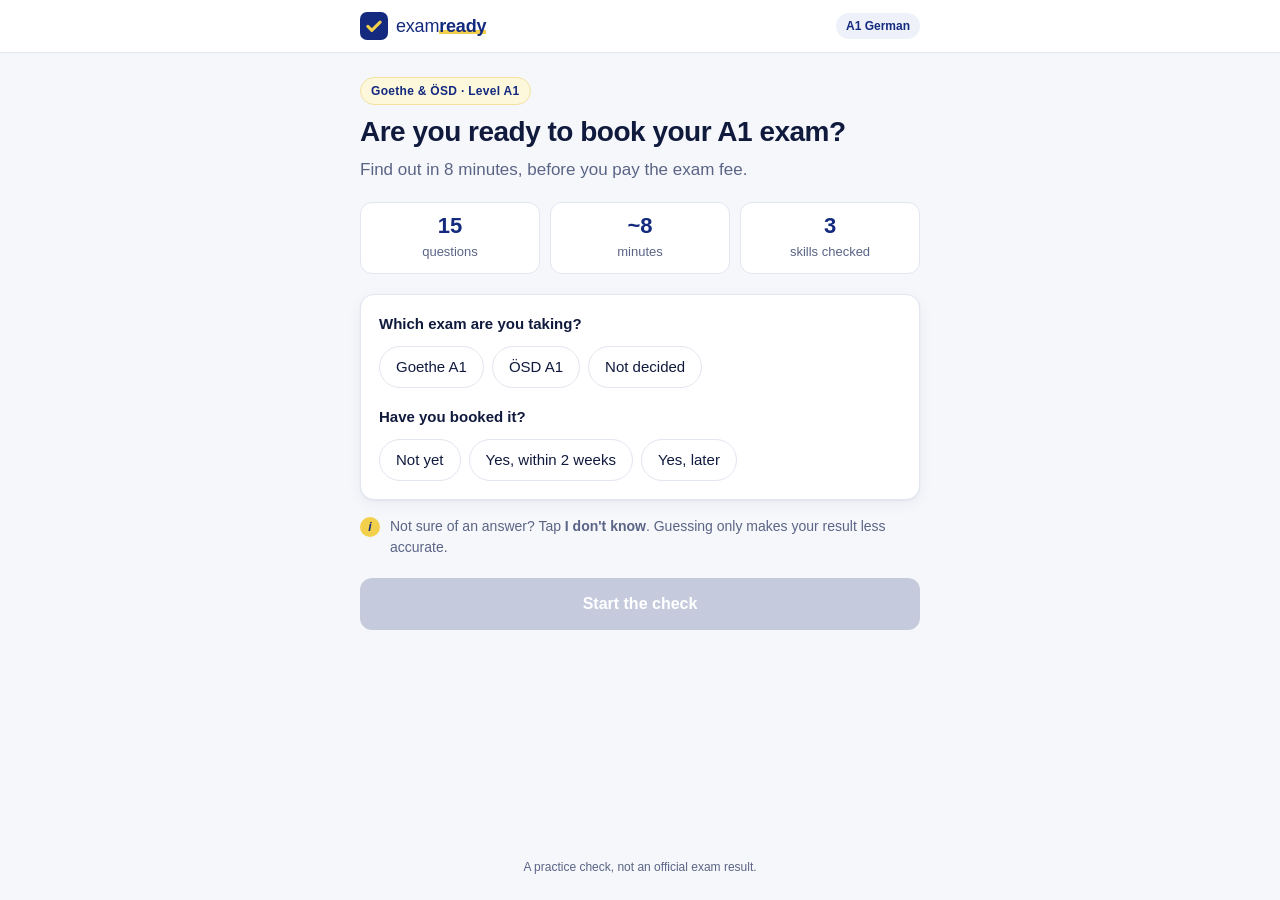
<file: index.html>
<!DOCTYPE html>
<html lang="en">
<head>
  <meta charset="UTF-8">
  <meta name="viewport" content="width=device-width, initial-scale=1">
  <title>Am I exam-ready? · A1 German readiness check</title>
  <meta name="description" content="A free 8-minute check that tells A1 German learners if they are ready to book their Goethe or ÖSD exam.">
  <meta name="theme-color" content="#142A7E">
  <link rel="icon" href="data:image/svg+xml,<svg xmlns='http://www.w3.org/2000/svg' viewBox='0 0 32 32'><rect width='32' height='32' rx='8' fill='%23142A7E'/><path d='M9 16.5l4.5 4.5L23 11.5' stroke='%23F2D04B' stroke-width='3.5' fill='none' stroke-linecap='round' stroke-linejoin='round'/></svg>">
  <link rel="stylesheet" href="style.css">
</head>
<body>
  <header class="topbar">
    <div class="topbar-inner">
      <span class="logo">
        <span class="logo-mark" aria-hidden="true">
          <svg viewBox="0 0 32 32"><rect width="32" height="32" rx="8" fill="#142A7E"/><path d="M9 16.5l4.5 4.5L23 11.5" stroke="#F2D04B" stroke-width="3.5" fill="none" stroke-linecap="round" stroke-linejoin="round"/></svg>
        </span>
        <span class="logo-text">exam<b>ready</b></span>
      </span>
      <span class="topbar-tag">A1 German</span>
    </div>
  </header>

  <main id="app" class="container" aria-live="polite"></main>

  <footer class="footer">
    A practice check, not an official exam result.
  </footer>

  <!-- Order matters: content → rules → screens -->
  <script src="questions.js"></script>
  <script src="scoring.js"></script>
  <script src="app.js"></script>
</body>
</html>
</file>
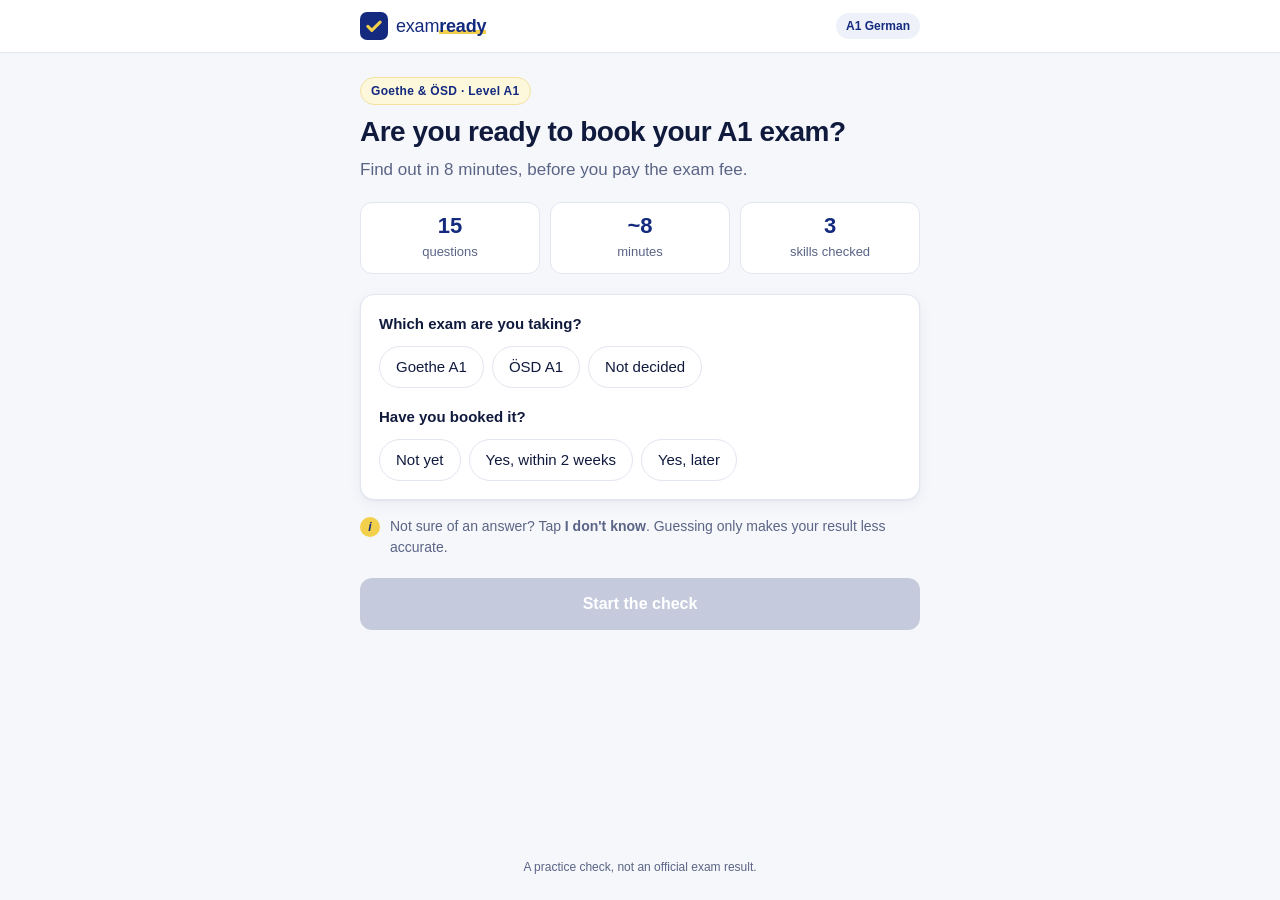
<file: demo-frame.html>
<!DOCTYPE html>
<html lang="en">
<head>
  <meta charset="UTF-8">
  <meta name="viewport" content="width=device-width, initial-scale=1">
  <title>Demo frame</title>
  <meta name="description" content="A free 8-minute check that tells A1 German learners if they are ready to book their Goethe or ÖSD exam.">
  <meta name="theme-color" content="#142A7E">
  <link rel="icon" href="data:image/svg+xml,<svg xmlns='http://www.w3.org/2000/svg' viewBox='0 0 32 32'><rect width='32' height='32' rx='8' fill='%23142A7E'/><path d='M9 16.5l4.5 4.5L23 11.5' stroke='%23F2D04B' stroke-width='3.5' fill='none' stroke-linecap='round' stroke-linejoin='round'/></svg>">
  <link rel="stylesheet" href="style.css">
</head>
<body class="is-demo">
  <header class="topbar">
    <div class="topbar-inner">
      <span class="logo">
        <span class="logo-mark" aria-hidden="true">
          <svg viewBox="0 0 32 32"><rect width="32" height="32" rx="8" fill="#142A7E"/><path d="M9 16.5l4.5 4.5L23 11.5" stroke="#F2D04B" stroke-width="3.5" fill="none" stroke-linecap="round" stroke-linejoin="round"/></svg>
        </span>
        <span class="logo-text">exam<b>ready</b></span>
      </span>
      <span class="topbar-tag">A1 German</span>
    </div>
  </header>

  <main id="app" class="container" aria-live="polite"></main>

  <footer class="footer">
    A practice check, not an official exam result.
  </footer>

  <!-- Order matters: content → rules → screens -->
  <script src="questions.js"></script>
  <script src="scoring.js"></script>
  <script src="app.js"></script>
  <script src="demo-driver.js"></script>
</body>
</html>
</file>
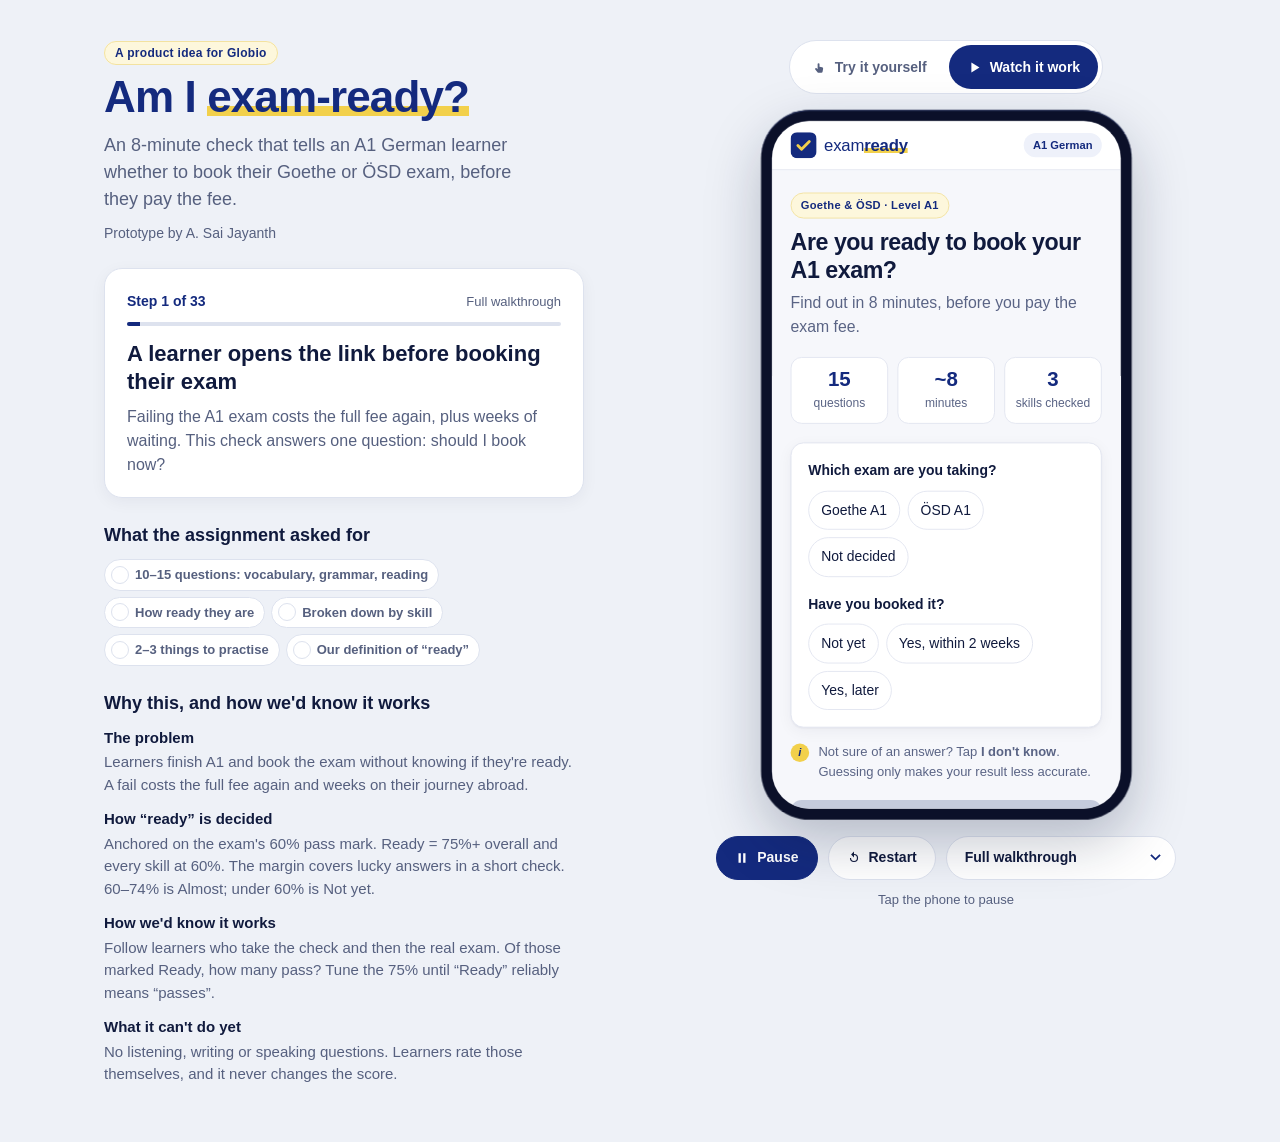
<file: demo.html>
<!DOCTYPE html>
<html lang="en">
<head>
  <meta charset="UTF-8">
  <meta name="viewport" content="width=device-width, initial-scale=1">
  <title>Am I exam-ready? · Working prototype</title>
  <link rel="icon" href="data:image/svg+xml,<svg xmlns='http://www.w3.org/2000/svg' viewBox='0 0 32 32'><rect width='32' height='32' rx='8' fill='%23142A7E'/><path d='M9 16.5l4.5 4.5L23 11.5' stroke='%23F2D04B' stroke-width='3.5' fill='none' stroke-linecap='round' stroke-linejoin='round'/></svg>">
  <style>
    :root {
      --brand: #142A7E; --brand-hover: #1D3A9F; --brand-soft: #EEF1FA;
      --accent: #F2D04B; --accent-soft: #FDF7DC;
      --ink: #101A3D; --muted: #56607F; --line: #DDE2EE; --bg: #EEF1F7; --panel: #FFFFFF;
      --ok: #17845A; --ok-soft: #E5F4EC;
      --s: 1; /* phone scale, set by script to fit the screen */
      --font: -apple-system, BlinkMacSystemFont, "Segoe UI", Roboto, "Helvetica Neue", Arial, sans-serif;
    }
    * { box-sizing: border-box; }
    body { margin: 0; background: var(--bg); color: var(--ink); font-family: var(--font); font-size: 16px; line-height: 1.5; }
    button, select { font: inherit; color: inherit; }
    :focus-visible { outline: 3px solid var(--accent); outline-offset: 2px; }

    .page {
      max-width: 1120px; margin: 0 auto; padding: 40px 24px 56px;
      display: grid; grid-template-columns: minmax(0, 1fr) auto; gap: 56px; align-items: start;
    }

    /* ---------- left: the story ---------- */
    .story { display: flex; flex-direction: column; gap: 24px; max-width: 480px; position: sticky; top: 24px; }
    .eyebrow {
      align-self: flex-start; font-size: 12px; font-weight: 700; letter-spacing: .3px; color: var(--brand);
      background: var(--accent-soft); border: 1px solid #F3E2A0; padding: 4px 10px; border-radius: 99px;
    }
    .title { font-size: 44px; line-height: 1.05; font-weight: 750; margin: 10px 0 0; letter-spacing: -.02em; color: var(--brand); }
    .title span { background: linear-gradient(transparent 70%, var(--accent) 70%, var(--accent) 90%, transparent 90%); }
    .lede { margin: 12px 0 0; font-size: 18px; color: var(--muted); max-width: 42ch; }
    .byline { margin: 10px 0 0; font-size: 14px; color: var(--muted); }

    .caption {
      background: var(--panel); border: 1px solid var(--line); border-radius: 18px; padding: 22px 22px 20px;
      display: flex; flex-direction: column; gap: 10px; min-height: 220px;
      box-shadow: 0 4px 16px rgba(16, 26, 61, .05);
    }
    .capTop { display: flex; justify-content: space-between; align-items: center; gap: 12px; }
    .capStep { font-size: 14px; font-weight: 700; color: var(--brand); }
    .capDemo { font-size: 13px; color: var(--muted); white-space: nowrap; overflow: hidden; text-overflow: ellipsis; }
    .capBar { height: 4px; background: var(--line); border-radius: 99px; overflow: hidden; }
    .capBar span { display: block; height: 100%; width: 0; background: var(--brand); transition: width .4s ease; }
    .capTitle { font-size: 22px; font-weight: 700; line-height: 1.25; margin: 4px 0 0; }
    .capBody { margin: 0; font-size: 16px; color: var(--muted); }

    .asks h2, .why h2 { font-size: 18px; font-weight: 700; margin: 0 0 10px; }
    .asks ul { list-style: none; margin: 0; padding: 0; display: flex; flex-wrap: wrap; gap: 6px; }
    .asks li {
      display: inline-flex; align-items: center; gap: 6px; font-size: 13px; font-weight: 600;
      padding: 5px 10px 5px 6px; border-radius: 99px; background: var(--panel); border: 1px solid var(--line); color: var(--muted);
      transition: .25s;
    }
    .asks li i {
      width: 18px; height: 18px; border-radius: 50%; border: 1.5px solid var(--line);
      display: grid; place-items: center; font-style: normal; font-size: 11px; font-weight: 800; color: transparent;
    }
    .asks li.is-shown { background: var(--ok-soft); border-color: #BFE3CF; color: var(--ok); }
    .asks li.is-shown i { background: var(--ok); border-color: var(--ok); color: #fff; }

    .why dl { margin: 0; display: grid; gap: 12px; }
    .why dt { font-weight: 700; font-size: 15px; }
    .why dd { margin: 2px 0 0; color: var(--muted); font-size: 15px; }

    /* ---------- right: the stage ---------- */
    .stage { display: flex; flex-direction: column; align-items: center; gap: 16px; width: 460px; }
    .toggle { display: flex; gap: 4px; padding: 4px; border-radius: 999px; background: var(--panel); border: 1px solid var(--line); }
    .toggle button {
      border: 0; background: transparent; color: var(--muted); font-size: 14px; font-weight: 700;
      padding: 10px 18px; border-radius: 999px; cursor: pointer; min-height: 44px;
      display: inline-flex; align-items: center; gap: 8px;
    }
    .toggle button svg { width: 15px; height: 15px; fill: currentColor; }
    .toggle button[aria-pressed="true"] { background: var(--brand); color: #fff; }

    .phone-slot { width: calc(399px * var(--s)); height: calc(764px * var(--s)); }
    .phone {
      position: relative; width: 399px; height: 764px; transform: scale(var(--s)); transform-origin: top left;
      background: #0B1029; border-radius: 52px; padding: 12px;
      box-shadow: 0 1px 0 #2A3560 inset, 0 24px 60px rgba(16, 26, 61, .25);
    }
    .phone iframe {
      position: absolute; left: 12px; top: 12px; width: 375px; height: 740px;
      border: 0; border-radius: 40px; background: #F6F7FB;
    }
    .phone iframe[hidden] { display: block; visibility: hidden; }
    .cover {
      position: absolute; inset: 12px; border-radius: 40px; border: 0; background: transparent;
      cursor: pointer; z-index: 4; display: grid; place-items: center;
    }
    .cover[hidden] { display: none; }
    .cover-icon {
      width: 84px; height: 84px; border-radius: 50%; background: rgba(16, 26, 61, .8);
      display: grid; place-items: center; opacity: 0; transform: scale(.85); transition: .2s;
    }
    .cover-icon svg { width: 34px; height: 34px; fill: #fff; }
    .cover.show-icon .cover-icon { opacity: 1; transform: none; }

    .controls { display: flex; gap: 10px; align-items: center; flex-wrap: wrap; justify-content: center; }
    .ctrl {
      min-height: 44px; padding: 0 18px; border-radius: 999px; border: 1px solid var(--line); background: var(--panel);
      color: var(--ink); font-size: 14px; font-weight: 700; cursor: pointer; display: inline-flex; align-items: center; gap: 8px;
    }
    .ctrl svg { width: 14px; height: 14px; fill: currentColor; }
    .ctrl:hover { border-color: var(--brand); }
    .ctrl.primary { background: var(--brand); border-color: var(--brand); color: #fff; }
    .ctrl.primary:hover { background: var(--brand-hover); }
    .ctrl[hidden], .controls[hidden] { display: none; }
    select.ctrl {
      appearance: none; -webkit-appearance: none; padding-right: 36px; max-width: 230px;
      background-image: url("data:image/svg+xml,<svg xmlns='http://www.w3.org/2000/svg' viewBox='0 0 12 8'><path d='M1 1l5 5 5-5' stroke='%23142A7E' stroke-width='2' fill='none'/></svg>");
      background-repeat: no-repeat; background-position: right 14px center; background-size: 11px;
    }
    .hint { font-size: 13px; color: var(--muted); margin: -6px 0 0; text-align: center; }

    @media (max-width: 900px) {
      .page { grid-template-columns: minmax(0, 1fr); gap: 28px; padding: 24px 16px 48px; }
      .stage { order: 1; width: auto; }
      .story { order: 2; position: static; max-width: none; }
      .title { font-size: 34px; }
    }
    @media (prefers-reduced-motion: reduce) { * { animation: none !important; transition: none !important; } }
  </style>
</head>
<body>
<main class="page">
  <!-- LEFT: what it is, what's happening now, and why -->
  <section class="story">
    <header>
      <span class="eyebrow">A product idea for Globio</span>
      <h1 class="title">Am I <span>exam-ready?</span></h1>
      <p class="lede">An 8-minute check that tells an A1 German learner whether to book their Goethe or ÖSD exam, before they pay the fee.</p>
      <p class="byline">Prototype by A. Sai Jayanth</p>
    </header>

    <div class="caption" aria-live="polite">
      <div class="capTop">
        <span class="capStep" id="cap-step">Loading…</span>
        <span class="capDemo" id="cap-demo"></span>
      </div>
      <div class="capBar"><span id="cap-bar"></span></div>
      <h2 class="capTitle" id="cap-title"></h2>
      <p class="capBody" id="cap-body"></p>
    </div>

    <div class="asks">
      <h2>What the assignment asked for</h2>
      <ul id="asks"></ul>
    </div>

    <div class="why">
      <h2>Why this, and how we'd know it works</h2>
      <dl>
        <div><dt>The problem</dt><dd>Learners finish A1 and book the exam without knowing if they're ready. A fail costs the full fee again and weeks on their journey abroad.</dd></div>
        <div><dt>How “ready” is decided</dt><dd>Anchored on the exam's 60% pass mark. Ready = 75%+ overall and every skill at 60%. The margin covers lucky answers in a short check. 60–74% is Almost; under 60% is Not yet.</dd></div>
        <div><dt>How we'd know it works</dt><dd>Follow learners who take the check and then the real exam. Of those marked Ready, how many pass? Tune the 75% until “Ready” reliably means “passes”.</dd></div>
        <div><dt>What it can't do yet</dt><dd>No listening, writing or speaking questions. Learners rate those themselves, and it never changes the score.</dd></div>
      </dl>
    </div>
  </section>

  <!-- RIGHT: one phone, two modes -->
  <section class="stage">
    <div class="toggle" role="group" aria-label="Prototype mode">
      <button type="button" id="mode-try" aria-pressed="false">
        <svg viewBox="0 0 24 24"><path d="M9 11.2V6.5a1.5 1.5 0 0 1 3 0v4.2l4.2.8a2 2 0 0 1 1.6 2.3l-.9 5A2 2 0 0 1 15 20.5h-4.6a2 2 0 0 1-1.6-.8L5.2 15a1.5 1.5 0 0 1 2.3-1.9L9 14.6z"/></svg>
        Try it yourself
      </button>
      <button type="button" id="mode-watch" aria-pressed="true">
        <svg viewBox="0 0 24 24"><path d="M7 4v16l13-8z"/></svg>
        Watch it work
      </button>
    </div>

    <div class="phone-slot">
      <div class="phone">
        <iframe id="proto" src="index.html" title="Working prototype: try it yourself" hidden></iframe>
        <iframe id="demo" src="demo-frame.html" title="Demo: watch it work" tabindex="-1"></iframe>
        <button type="button" class="cover" id="cover" aria-label="Pause or resume the demo">
          <span class="cover-icon" id="cover-icon"></span>
        </button>
      </div>
    </div>

    <div class="controls" id="watch-controls">
      <button type="button" class="ctrl primary" id="play-btn"></button>
      <button type="button" class="ctrl" id="restart-btn">
        <svg viewBox="0 0 24 24"><path d="M12 5V1L7 6l5 5V7a5 5 0 1 1-5 5H5a7 7 0 1 0 7-7z"/></svg>Restart
      </button>
      <select class="ctrl" id="demo-select" aria-label="Choose a demo">
        <option value="full">Full walkthrough</option>
        <option value="start">1 · Pick exam and booking</option>
        <option value="quiz">2 · Answer the 15 questions</option>
        <option value="self">3 · Self-check</option>
        <option value="ready">4 · Result: Ready to book</option>
        <option value="almost">5 · Result: Almost there</option>
        <option value="notyet">6 · Result: Not ready yet</option>
        <option value="review">7 · Review and retake</option>
      </select>
    </div>
    <div class="controls" id="try-controls" hidden>
      <button type="button" class="ctrl" id="reset-btn">
        <svg viewBox="0 0 24 24"><path d="M12 5V1L7 6l5 5V7a5 5 0 1 1-5 5H5a7 7 0 1 0 7-7z"/></svg>Start over
      </button>
    </div>
    <p class="hint" id="stage-hint">Tap the phone to pause</p>
  </section>
</main>

<script>
  const ASKS = [
    { key: "questions", text: "10–15 questions: vocabulary, grammar, reading" },
    { key: "ready",     text: "How ready they are" },
    { key: "skills",    text: "Broken down by skill" },
    { key: "practice",  text: "2–3 things to practise" },
    { key: "logic",     text: "Our definition of “ready”" }
  ];
  const ICONS = {
    pause:  '<svg viewBox="0 0 24 24"><path d="M6 4h4v16H6zM14 4h4v16h-4z"/></svg>',
    play:   '<svg viewBox="0 0 24 24"><path d="M7 4v16l13-8z"/></svg>',
    replay: '<svg viewBox="0 0 24 24"><path d="M12 5V1L7 6l5 5V7a5 5 0 1 1-5 5H5a7 7 0 1 0 7-7z"/></svg>'
  };

  const $ = id => document.getElementById(id);
  const select = $("demo-select");
  const demoFrame = $("demo");
  let mode = "watch";
  let status = "loading";
  let total = 0;
  let shown = new Set();

  function send(type, extra) {
    demoFrame.contentWindow.postMessage(Object.assign({ target: "examready-demo", type }, extra), "*");
  }
  function play() { send("play", { name: select.value }); }

  /* ---------- caption card ---------- */
  function setCaption(stepText, title, body, progress) {
    $("cap-step").textContent = stepText;
    $("cap-title").textContent = title;
    $("cap-body").textContent = body;
    $("cap-bar").style.width = (progress * 100) + "%";
  }

  function renderAsks() {
    $("asks").innerHTML = ASKS.map(a =>
      `<li class="${shown.has(a.key) ? "is-shown" : ""}"><i>✓</i>${a.text}</li>`).join("");
  }

  /* ---------- play / pause ---------- */
  function setStatus(next) {
    status = next;
    const [icon, label] = { playing: ["pause", "Pause"], paused: ["play", "Play"], ended: ["replay", "Replay"], loading: ["play", "Loading…"] }[next];
    $("play-btn").innerHTML = ICONS[icon] + label;
    $("cover-icon").innerHTML = ICONS[icon];
    $("cover").classList.toggle("show-icon", next !== "playing");
    if (next === "ended" && mode === "watch") {
      setCaption("Done", "That's the whole flow", "Press Replay, choose another demo from the menu, or switch to “Try it yourself”.", 1);
    }
  }

  function toggle() {
    if (status === "playing") send("pause");
    else if (status === "paused") send("resume");
    else if (status === "ended") play();
  }

  /* ---------- the two modes ---------- */
  function setMode(next) {
    if (next === mode) return;
    mode = next;
    const watching = mode === "watch";
    $("mode-watch").setAttribute("aria-pressed", watching);
    $("mode-try").setAttribute("aria-pressed", !watching);
    $("demo").hidden = !watching;
    $("cover").hidden = !watching;
    $("proto").hidden = watching;
    $("watch-controls").hidden = !watching;
    $("try-controls").hidden = watching;
    $("stage-hint").textContent = watching ? "Tap the phone to pause" : "It's the real app. Tap anything.";
    $("cap-demo").textContent = watching ? select.options[select.selectedIndex].text : "";
    if (watching) {
      if (status === "paused") send("resume"); else if (status === "ended") play();
    } else {
      if (status === "playing") send("pause");
      setCaption("Your turn", "Try it yourself",
        "This is the working app. Take the check as a learner would: pick your exam, answer the 15 questions, and see your result.", 0);
    }
  }

  /* ---------- messages from the demo ---------- */
  window.addEventListener("message", event => {
    const msg = event.data || {};
    if (msg.source !== "examready-demo") return;
    if (msg.type === "ready") play();
    if (msg.type === "chapters") {
      total = msg.chapters.length; shown = new Set();
      $("cap-demo").textContent = select.options[select.selectedIndex].text;
      renderAsks();
    }
    if (msg.type === "step" && mode === "watch") {
      if (msg.covers) shown.add(msg.covers);
      setCaption(`Step ${msg.index + 1} of ${total}`, msg.say, msg.why, (msg.index + 1) / total);
      renderAsks();
    } else if (msg.type === "step" && msg.covers) {
      shown.add(msg.covers);
    }
    if (msg.type === "status") setStatus(msg.status);
  });

  $("mode-watch").addEventListener("click", () => setMode("watch"));
  $("mode-try").addEventListener("click", () => setMode("try"));
  $("play-btn").addEventListener("click", toggle);
  $("cover").addEventListener("click", toggle);
  $("restart-btn").addEventListener("click", play);
  select.addEventListener("change", play);
  $("reset-btn").addEventListener("click", () => { $("proto").src = $("proto").src; });
  document.addEventListener("keydown", e => {
    if (e.code === "Space" && mode === "watch" && e.target === document.body) { e.preventDefault(); toggle(); }
  });

  // Backup start, in case the demo loaded before this script was listening
  demoFrame.addEventListener("load", () => { if (status === "loading") play(); });

  // Fit the phone on screen
  function fit() {
    const narrow = window.innerWidth <= 900;
    const byHeight = (window.innerHeight - (narrow ? 150 : 190)) / 764;
    const byWidth = (window.innerWidth - 32) / 399;
    const s = narrow ? Math.min(1, byWidth, Math.max(byHeight, .6)) : Math.min(1, byHeight);
    document.documentElement.style.setProperty("--s", Math.max(.55, s).toFixed(3));
  }
  window.addEventListener("resize", fit);
  fit();
  renderAsks();
  setStatus("loading");
</script>
</body>
</html>
</file>
<file: style.css>
/* style.css — Globio-aligned: deep navy blue + warm yellow, clean and light. */

:root {
  --brand: #142A7E;
  --brand-hover: #1D3A9F;
  --brand-soft: #EEF1FA;
  --accent: #F2D04B;
  --accent-soft: #FDF7DC;

  --ink: #101A3D;
  --muted: #5A6485;
  --line: #E2E6F0;
  --bg: #F6F7FB;
  --card: #FFFFFF;

  --ok: #17845A;   --ok-soft: #E5F4EC;
  --warn: #B26B00; --warn-soft: #FFF2D9;
  --bad: #C0392B;  --bad-soft: #FBE9E7;

  --radius: 14px;
  --shadow: 0 1px 2px rgba(16, 26, 61, .05), 0 4px 16px rgba(16, 26, 61, .05);
  --font: -apple-system, BlinkMacSystemFont, "Segoe UI", Roboto, "Helvetica Neue", Arial, sans-serif;
}

* { box-sizing: border-box; }

html { -webkit-text-size-adjust: 100%; }

body {
  margin: 0;
  font-family: var(--font);
  font-size: 16px;
  line-height: 1.5;
  color: var(--ink);
  background: var(--bg);
  min-height: 100vh;
  display: flex;
  flex-direction: column;
}

button { font: inherit; color: inherit; cursor: pointer; }
button:disabled { cursor: not-allowed; }
:focus-visible { outline: 3px solid var(--accent); outline-offset: 2px; }
h1:focus, h2:focus { outline: none; }

/* ---------- layout ---------- */

.topbar { background: var(--card); border-bottom: 1px solid var(--line); }
.topbar-inner {
  max-width: 600px; margin: 0 auto; padding: 12px 20px;
  display: flex; align-items: center; justify-content: space-between;
}
.logo { display: inline-flex; align-items: center; gap: 8px; }
.logo-mark svg { width: 28px; height: 28px; display: block; }
.logo-text { font-size: 18px; font-weight: 500; color: var(--brand); letter-spacing: -.2px; }
.logo-text b {
  font-weight: 800;
  background: linear-gradient(transparent 68%, var(--accent) 68%, var(--accent) 92%, transparent 92%);
}
.topbar-tag {
  font-size: 12px; font-weight: 600; color: var(--brand);
  background: var(--brand-soft); padding: 4px 10px; border-radius: 99px;
}

.container { width: 100%; max-width: 600px; margin: 0 auto; padding: 24px 20px 32px; flex: 1; }
/* Fade in only when a NEW screen or question opens, not on every tap */
.screen.enter { animation: fade .25s ease-out; }
@keyframes fade { from { opacity: 0; transform: translateY(6px); } to { opacity: 1; transform: none; } }

.footer {
  text-align: center; font-size: 12px; color: var(--muted);
  padding: 16px 20px 24px;
}

/* ---------- type ---------- */

h1 { font-size: 28px; line-height: 1.2; letter-spacing: -.5px; margin: 10px 0 8px; }
h2 { font-size: 20px; line-height: 1.35; margin: 0; }
h3 { font-size: 16px; margin: 0 0 4px; }
.lead { color: var(--muted); font-size: 17px; margin: 0 0 20px; }

.eyebrow {
  display: inline-block; font-size: 12px; font-weight: 700; letter-spacing: .3px;
  color: var(--brand); background: var(--accent-soft); border: 1px solid #F3E2A0;
  padding: 4px 10px; border-radius: 99px;
}
.eyebrow-plain { background: none; border: 0; padding: 0; color: var(--muted); font-weight: 600; }

/* ---------- start ---------- */

.facts {
  list-style: none; padding: 0; margin: 0 0 20px;
  display: grid; grid-template-columns: repeat(3, 1fr); gap: 10px;
}
.facts li {
  background: var(--card); border: 1px solid var(--line); border-radius: 12px;
  padding: 10px; text-align: center;
}
.facts b { display: block; font-size: 22px; color: var(--brand); line-height: 1.2; }
.facts span { font-size: 13px; color: var(--muted); }

.card {
  background: var(--card); border: 1px solid var(--line); border-radius: var(--radius);
  box-shadow: var(--shadow); padding: 18px; margin: 0 0 16px;
}
.card-title { font-size: 17px; margin-bottom: 14px; }

.field { border: 0; padding: 0; margin: 0 0 18px; min-width: 0; }
.field:last-child { margin-bottom: 0; }
.card.field { padding: 16px 18px; margin-bottom: 14px; border: 1px solid var(--line); }
.field legend { font-weight: 650; font-size: 15px; padding: 0; margin-bottom: 10px; }
.card.field legend { float: left; width: 100%; margin-bottom: 8px; }
.card.field legend + * { clear: both; }

.pills { display: flex; flex-wrap: wrap; gap: 8px; }
.pills-3 .pill { flex: 1; }
.pill {
  border: 1.5px solid var(--line); background: var(--card); border-radius: 99px;
  padding: 9px 16px; font-size: 15px; font-weight: 500;
  transition: border-color .15s, background .15s;
}
.pill:hover { border-color: #B9C2DD; }
.pill.is-selected { border-color: var(--brand); background: var(--brand); color: #fff; }

.hint {
  display: flex; gap: 10px; align-items: flex-start;
  font-size: 14px; color: var(--muted); margin: 4px 0 20px;
}
.hint-icon {
  flex: none; width: 20px; height: 20px; border-radius: 50%;
  background: var(--accent); color: var(--brand); font-weight: 800; font-size: 12px;
  display: grid; place-items: center; font-style: italic; margin-top: 1px;
}

/* ---------- buttons ---------- */

.btn {
  border: 0; border-radius: 12px; padding: 14px 20px;
  font-size: 16px; font-weight: 650; transition: background .15s, transform .05s;
}
.btn:active:not(:disabled) { transform: scale(.99); }
.btn-block { width: 100%; }
.btn-primary { background: var(--brand); color: #fff; }
.btn-primary:hover:not(:disabled) { background: var(--brand-hover); }
.btn-primary:disabled { background: #C5CBDD; }
.btn-secondary { background: var(--card); color: var(--brand); border: 1.5px solid var(--line); }
.btn-secondary:hover { border-color: var(--brand); }
.link-btn { background: none; border: 0; padding: 4px 0; color: var(--brand); font-weight: 600; font-size: 15px; }

/* ---------- quiz ---------- */

.quiz-top { display: flex; justify-content: space-between; align-items: center; margin-bottom: 10px; }
.counter { font-size: 14px; color: var(--muted); font-weight: 600; font-variant-numeric: tabular-nums; }

.progress { height: 6px; background: var(--line); border-radius: 99px; overflow: hidden; margin-bottom: 22px; }
.progress span { display: block; height: 100%; background: var(--brand); border-radius: 99px; transition: width .3s ease; }

.skill-chip {
  display: inline-block; font-size: 12px; font-weight: 700; letter-spacing: .3px;
  padding: 3px 10px; border-radius: 99px; margin-bottom: 12px; text-transform: uppercase;
}
.skill-vocabulary { background: var(--brand-soft); color: var(--brand); }
.skill-grammar    { background: #EDE9FB; color: #4A33A8; }
.skill-reading    { background: var(--accent-soft); color: #7A5A00; }
.skill-self       { background: var(--brand-soft); color: var(--brand); margin: 0; }

.question { margin-bottom: 18px; }

.options { display: grid; gap: 10px; margin-bottom: 20px; }
.option {
  display: flex; align-items: center; gap: 12px; text-align: left;
  background: var(--card); border: 1.5px solid var(--line); border-radius: 12px;
  padding: 13px 14px; font-size: 16px; transition: border-color .15s, background .15s;
}
.option:hover { border-color: #B9C2DD; }
.option-key {
  flex: none; width: 28px; height: 28px; border-radius: 8px;
  display: grid; place-items: center; font-size: 13px; font-weight: 700;
  background: var(--bg); color: var(--muted); border: 1px solid var(--line);
}
.option.is-selected { border-color: var(--brand); background: var(--brand-soft); }
.option.is-selected .option-key { background: var(--brand); color: #fff; border-color: var(--brand); }
.option-dk { border-style: dashed; color: var(--muted); }
.option-dk.is-selected { color: var(--ink); }

/* reading texts — each type looks like the real thing */
.text { margin: 0 0 18px; }
.text figcaption { font-size: 12px; color: var(--muted); font-weight: 600; margin-bottom: 6px; }
.text-body { display: flex; flex-direction: column; gap: 2px; font-size: 17px; }
.text-sign .text-body {
  background: #FFFDF3; border: 2px solid var(--ink); border-radius: 6px;
  padding: 16px; text-align: center; font-weight: 650;
}
.text-sms .text-body {
  background: var(--brand); color: #fff; border-radius: 18px 18px 18px 4px;
  padding: 12px 16px; max-width: 88%; font-size: 16px;
}
.text-ad .text-body {
  background: var(--card); border: 1px dashed #AEB6CF; border-radius: 4px;
  padding: 14px 16px; font-size: 16px;
}
.text-ad .text-body span:first-child { font-weight: 800; font-size: 18px; color: var(--brand); }
.text-email .text-body {
  background: var(--card); border: 1px solid var(--line); border-left: 4px solid var(--accent);
  border-radius: 8px; padding: 14px 16px; font-size: 16px; gap: 6px;
}

/* ---------- self-check ---------- */

.self-prompt { margin: 0 0 12px; font-size: 15px; }

/* ---------- result ---------- */

.verdict {
  display: flex; gap: 18px; align-items: center;
  border-radius: var(--radius); padding: 20px; margin-bottom: 16px;
  border: 1px solid transparent;
}
.verdict-ok   { background: var(--ok-soft);   border-color: #BFE3CF; }
.verdict-warn { background: var(--warn-soft); border-color: #F4DBA8; }
.verdict-bad  { background: var(--bad-soft);  border-color: #F2C6C0; }
.verdict h1 { margin: 2px 0 6px; font-size: 26px; }
.verdict-ok h1   { color: var(--ok); }
.verdict-warn h1 { color: var(--warn); }
.verdict-bad h1  { color: var(--bad); }
.verdict-action { margin: 0 0 4px; font-weight: 650; }
.verdict-detail { margin: 0; color: var(--muted); font-size: 15px; }
.verdict-reason {
  margin: 10px 0 0; font-size: 14px; padding-top: 10px;
  border-top: 1px solid rgba(16, 26, 61, .1);
}

.ring { position: relative; flex: none; width: 112px; height: 112px; }
.ring svg { width: 100%; height: 100%; }
.ring circle { fill: none; stroke-width: 10; }
.ring-track { stroke: rgba(255, 255, 255, .8); }
.ring-fill { stroke-linecap: round; transition: stroke-dasharray .6s ease; }
.ring-ok .ring-fill   { stroke: var(--ok); }
.ring-warn .ring-fill { stroke: #E0A100; }
.ring-bad .ring-fill  { stroke: var(--bad); }
.ring-label { position: absolute; inset: 0; display: grid; place-content: center; text-align: center; }
.ring-label b { font-size: 26px; line-height: 1; }
.ring-label span { font-size: 12px; color: var(--muted); }

.alert {
  background: var(--accent-soft); border: 1px solid #F3E2A0; border-radius: 12px;
  padding: 12px 14px; font-size: 15px; margin: 0 0 16px;
}

.skills { list-style: none; padding: 0; margin: 0; display: grid; gap: 14px; }
.skill-row-top { display: flex; justify-content: space-between; font-weight: 600; font-size: 15px; margin-bottom: 6px; }
.skill-score { color: var(--muted); font-variant-numeric: tabular-nums; }
.bar { position: relative; height: 10px; background: var(--bg); border: 1px solid var(--line); border-radius: 99px; }
.bar span { display: block; height: 100%; border-radius: 99px; }
.bar-ok span   { background: var(--ok); }
.bar-warn span { background: #E0A100; }
.bar-bad span  { background: var(--bad); }
.bar-line, .bar-line-key {
  position: absolute; top: -4px; bottom: -4px; width: 2px; background: var(--ink); opacity: .45;
}
.legend { display: flex; align-items: center; gap: 8px; font-size: 12px; color: var(--muted); margin: 14px 0 0; }
.bar-line-key { position: static; display: inline-block; height: 14px; }

.practice { list-style: none; padding: 0; margin: 0; display: grid; gap: 16px; }
.practice-item { display: flex; gap: 12px; }
.practice-num {
  flex: none; width: 28px; height: 28px; border-radius: 50%;
  background: var(--accent); color: var(--brand); font-weight: 800; font-size: 14px;
  display: grid; place-items: center;
}
.practice-item p { margin: 0; color: var(--muted); font-size: 15px; }
.evidence {
  display: flex; flex-direction: column; gap: 4px; margin-top: 8px;
  background: var(--bg); border-radius: 10px; padding: 10px 12px; font-size: 14px;
}
.evidence-q { color: var(--muted); }
.tag { display: inline-block; font-size: 11px; font-weight: 700; padding: 1px 7px; border-radius: 6px; margin-right: 4px; }
.tag-bad { background: var(--bad-soft); color: var(--bad); }
.tag-ok  { background: var(--ok-soft); color: var(--ok); }

.how summary { font-weight: 650; cursor: pointer; color: var(--brand); }
.how ul { padding-left: 20px; margin: 12px 0 8px; font-size: 15px; }
.how p { font-size: 14px; color: var(--muted); margin: 0; }

.actions { display: grid; grid-template-columns: 1fr 1fr; gap: 10px; margin-top: 4px; }

.review { list-style: none; padding: 0; margin: 20px 0 0; display: grid; gap: 10px; }
.review-item {
  display: flex; gap: 12px; background: var(--card); border: 1px solid var(--line);
  border-radius: 12px; padding: 12px 14px;
}
.review-mark {
  flex: none; width: 24px; height: 24px; border-radius: 50%; font-size: 13px; font-weight: 800;
  display: grid; place-items: center;
}
.is-right .review-mark { background: var(--ok-soft); color: var(--ok); }
.is-wrong .review-mark { background: var(--bad-soft); color: var(--bad); }
.review-skill { font-size: 11px; font-weight: 700; text-transform: uppercase; color: var(--muted); letter-spacing: .3px; }
.review-q { margin: 2px 0 4px; font-weight: 600; font-size: 15px; }
.review-a { margin: 0 0 4px; font-size: 14px; }
.review-e { margin: 0; font-size: 14px; color: var(--muted); }

/* ---------- small screens ---------- */

@media (max-width: 420px) {
  h1 { font-size: 25px; }
  .verdict { flex-direction: column; text-align: center; }
  .actions { grid-template-columns: 1fr; }
  .pill { padding: 9px 13px; }
}

@media (prefers-reduced-motion: reduce) {
  * { animation: none !important; transition: none !important; }
}
</file>
